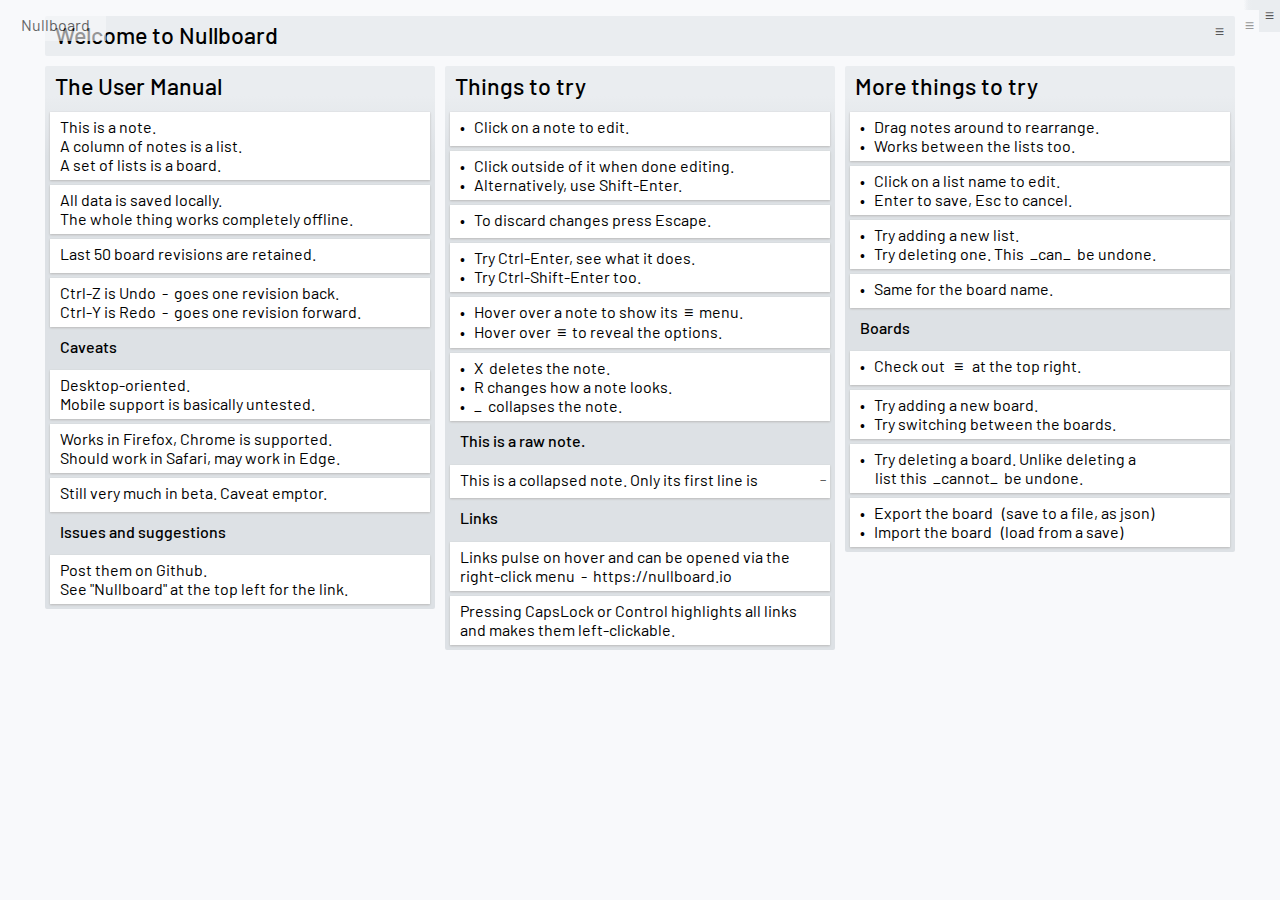
<file: index.html>
<!DOCTYPE html>

<html lang="en">
  <head>
    <!--
	+-------------------------------------------------------------+
	|                                                             |
	|             Nullboard, a minimalist kanban board            |
	|                    https://nullboard.io                     |
	|                                                             |
	+-------------------------------------------------------------+

	LICENSE

	The 2-clause BSD license with the Commons Clause condition.

	IN SHORT

	You can use, change and distribute the software free of charge
	provided that you do not sell it or make money off it in
	certain less direct ways as specified below. When distributed,
	the software must include a complete copy of this license.

	IN FULL

	The Software is provided to you by the Licensor under the
	License, as defined below, subject to the following condition.

	Without limiting other conditions in the License, the grant of
	rights under the License will not include, and the License does
	not grant to you, the right to Sell the Software.

	For purposes of the foregoing, "Sell" means practicing any or
	all of the rights granted to you under the License to provide
	to third parties, for a fee or other consideration (including
	without limitation fees for hosting or consulting/ support
	services related to the Software), a product or service whose
	value derives, entirely or substantially, from the functionality
	of the Software. Any license notice or attribution required
	by the License must also include this Commons Clause License
	Condition notice.

	Software:  Nullboard
	License:   The 2-clause BSD License
	Previous Licensor:  Alexander Pankratov / swapped.ch
	Licensor:  Miguel Pimentel / miguelpimentel.do
  -->

    <meta charset="utf-8" />
    <meta name="viewport" content="width=device-width, initial-scale=1.0" />
    <title>Nullboard</title>
    <meta
      name="description"
      content="Nullboard is a minimalist take on a kanban board / a task list manager, designed to be compact, readable, and quick in use."
    />
    <link rel="icon" href="src/favicon-16.png" />
    <!-- <link rel="stylesheet" href="src/css/styles.css" /> -->
    <link rel="stylesheet" href="src/css/all-styles.css" />
  </head>

  <body>
    <header>
      <!-- Site Logo -->
      <div class="logo">
        <a class="site" href="https://nullboard.io">Nullboard</a>
        <i class="alert"></i>
        <div class="bulk">
          <a href="#" class="view-about">About</a>
          <a href="#" class="view-license">License</a>
          <a
            href="https://nullboard.io/changes"
            target="_blank"
            class="view-changes"
            >Changes</a
          >
          <a href="https://nullboard.io/github" target="_blank">Github</a>
          <a href="https://nullboard.io/twitter" target="_blank">Twitter</a>
        </div>
      </div>

      <!-- Site Menu -->
      <div class="config no-user-select">
        <a href="#" class="teaser"><i>&equiv;</i><u>&#x2714;</u></a>
        <div class="bulk">
          <a href="#" class="add-board">Add new board...</a>

          <!-- Boards -->
          <div class="boards" draggable="false"></div>

          <a href="#" class="exp-board">Export current board...</a>
          <a href="#" class="imp-board">Import boards...</a>
          <input class="imp-board-select" type="file" accept=".nbx" />

          <a href="#" class="auto-backup">Auto-backup...</a>

          <div class="section ui-prefs break">
            <a href="#" class="title">UI preferences<u>...</u></a>
            <div class="details">
              <a href="#" class="switch-font active break" font="barlow"
                >Use Barlow</a
              >
              <a href="#" class="switch-font" font="ibm-plex"
                >Use IBM Plex Sans</a
              >
              <a href="#" class="switch-font" font="open-sans">Use Open Sans</a>
              <a href="#" class="switch-font" font="segoe-ui">Use Segoe UI</a>
              <a href="#" class="switch-font" font="maven-pro">Use Maven Pro</a>

              <div class="f-prefs break">
                <table>
                  <tr class="ui-fs">
                    <td class="name">Font size:</td>
                    <td><a href="#" class="less">&lt;</a></td>
                    <td class="val"></td>
                    <td><a href="#" class="more">&gt;</a></td>
                  </tr>
                  <tr class="ui-lh">
                    <td class="name">Line height:</td>
                    <td><a href="#" class="less">&lt;</a></td>
                    <td class="val"></td>
                    <td><a href="#" class="more">&gt;</a></td>
                  </tr>
                  <tr class="ui-lw">
                    <td class="name">List width:</td>
                    <td><a href="#" class="less">&lt;</a></td>
                    <td class="val"></td>
                    <td><a href="#" class="more">&gt;</a></td>
                  </tr>
                </table>
              </div>

              <a href="#" class="switch-theme break"
                >Use <i>light</i><b>dark</b> theme</a
              >
            </div>
          </div>
        </div>
      </div>
    </header>

    <main>
      <div class="wrap"></div>

      <div class="overlay"></div>

      <!-- <pre> was <tt> which is deprecated -->
      <!-- <pre> -->
        <tt>
      <!-- templates -->
      <div class="board">
        <div class="head">
          <div class="text"></div>
          <input
            class="edit"
            spellcheck="false"
            placeholder="Name of the board"
          />
          <div class="menu">
            <a href="#" class="teaser">&equiv;</a>
            <div class="bulk">
              <a href="#" class="del-board warn"><u></u> Board</a>
              <a href="#" class="undo-board">Undo</a>
              <a href="#" class="redo-board">Redo</a>
              <a href="#" class="add-list">+ List</a>
            </div>
          </div>
        </div>
        <div class="lists-scroller">
          <div></div>
        </div>
        <div class="lists"></div>
      </div>

      <div class="list">
        <div class="head">
          <div class="text"></div>
          <input
            class="edit"
            spellcheck="false"
            placeholder="Name of the list"
          />
          <div class="menu">
            <a href="#" class="teaser">&equiv;</a>
            <div class="bulk">
              <a href="#" class="del-list warn"><u></u> List</a>
              <a href="#" class="mov-list-l full">&lt; Move</a>
              <a href="#" class="mov-list-l half">&lt; Mo</a
              ><a href="#" class="mov-list-r half">ve &gt;</a>
              <a href="#" class="mov-list-r full">Move &gt;</a>
              <a href="#" class="add-note">+ Note</a>
            </div>
          </div>
        </div>
        <div class="notes"></div>
      </div>

      <div class="note">
        <div class="ops">
          <a href="#" class="teaser"></a>
          <div class="bulk">
            <a href="#" class="del-note warn">X</a>
            <a href="#" class="raw-note">R</a>
            <a href="#" class="collapse">_</a>
          </div>
        </div>
        <div class="text"></div>
        <textarea class="edit" spellcheck="false"></textarea>
      </div>

      <a href="#" class="load-board"></a>

      <textarea class="encoder"></textarea>

      <div class="about">
        <h1>Nullboard</h1>
        Minimalist locally-stored kanban board
        <a href="https://nullboard.io" target="_blank">https://nullboard.io</a>
        <div></div>
      </div>

      <div class="license"></div>

      <div class="backup-conf">
        <a href="#" class="close">&times;</a>

        <h3>Auto-backup</h3>
        <div class="what">
          <a href="https://nullboard.io/backups" target="_blank"
            >What is this?</a
          >
        </div>

        <div class="loc">
          <div class="opt">Local backup</div>
          <div class="etc">
            <span>Access token</span>
            <input class="auth" placeholder="required" /><br />
            <p class="status"><span>Status</span> <input disabled /></p>
          </div>
        </div>

        <div class="rem">
          <div class="opt">Remote backup</div>
          <div class="etc">
            <span>URL</span>
            <input class="base" placeholder="API entry point" /><br />
            <span>Access token</span>
            <input class="auth" placeholder="required" /><br />
            <p class="status"><span>Status</span> <input disabled /></p>
          </div>
        </div>

        <div class="save">
          <a href="#" class="check">Check...</a> <a href="#" class="ok">Save</a>
        </div>
      </div>
    </tt>
    <!-- </pre> -->
    </main>

    <!-- Let there be scripts! -->
    <script src="src/js/jquery-3.7.1.min.js"></script>
    <script src="src/js/jquery-doc-write.js"></script>
    <script src="src/js/prototype.js"></script>
    <script src="src/js/app-config.js"></script>
    <script src="src/js/note-list-board.js"></script>
    <script src="src/js/drag.js"></script>
    <script src="src/js/var-adjust.js"></script>
    <script src="src/js/error-handling.js"></script>
  </body>
</html>
</file>
<file: src/css/all-styles.css>
@import url(base.css);
@import url(board.css);
@import url(clearfix.css);
@import url(config.css);
@import url(darkmode.css);
@import url(dragster.css);
@import url(fonts.css);
@import url(logo.css);
@import url(overlay.css);
@import url(print.css);
</file>
